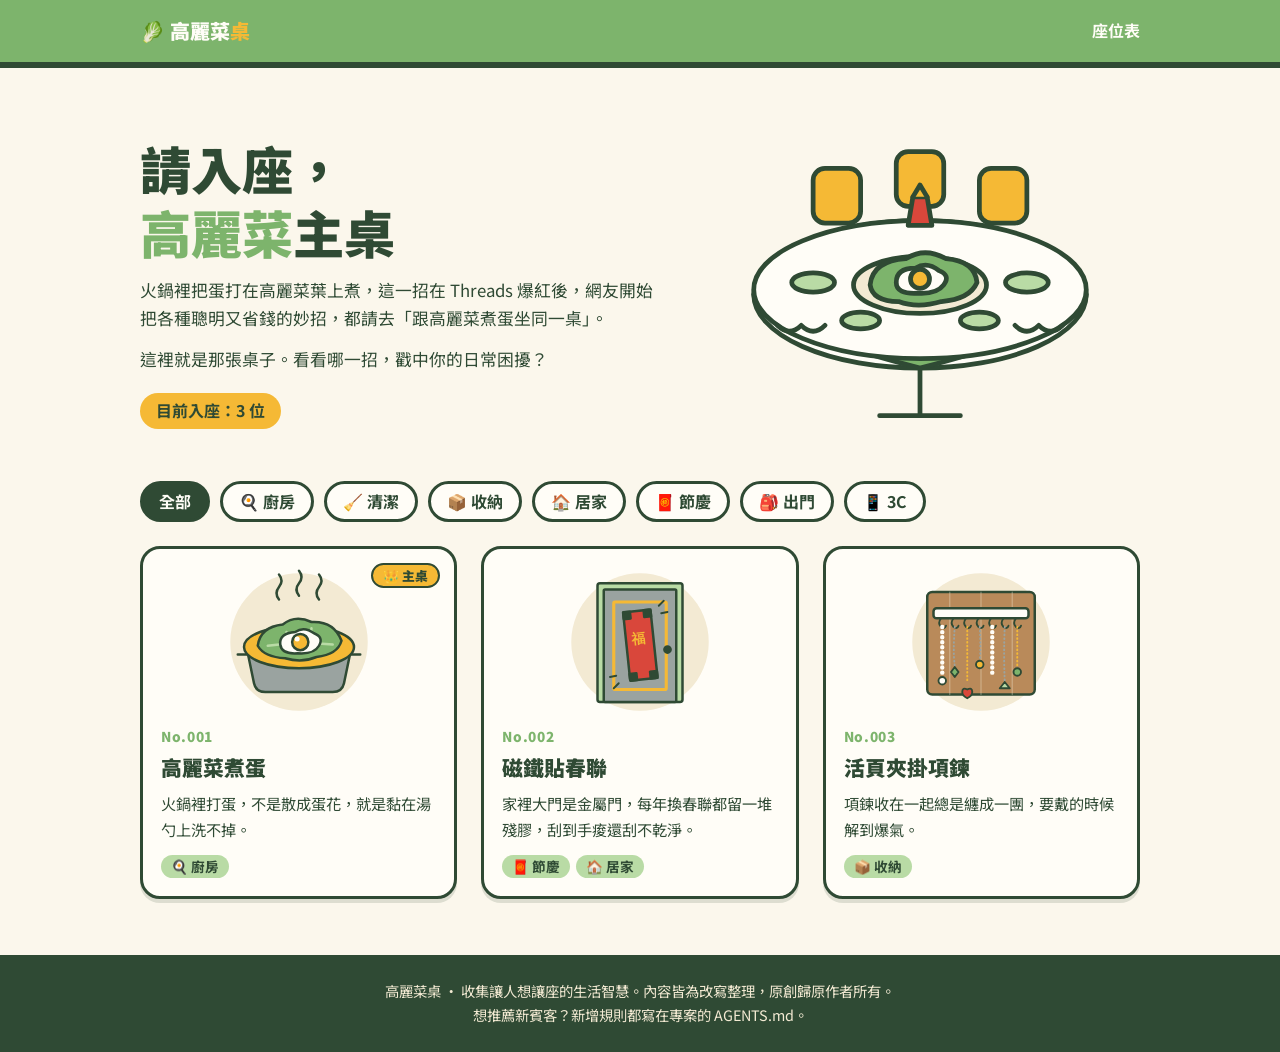
<file: index.html>
<!DOCTYPE html>
<html lang="zh-Hant">
<head>
  <meta charset="UTF-8">
  <meta name="viewport" content="width=device-width, initial-scale=1">
  <title>高麗菜桌｜讓人想讓座的生活智慧</title>
  <meta name="description" content="收集 Threads 上爆紅、可以去坐「高麗菜煮蛋那桌」的生活妙招。">
  <link rel="preconnect" href="https://fonts.googleapis.com">
  <link href="https://fonts.googleapis.com/css2?family=Noto+Sans+TC:wght@400;700;900&display=swap" rel="stylesheet">
  <link rel="stylesheet" href="assets/style.css">
</head>
<body>
  <header class="site-header">
    <div class="wrap">
      <a class="logo" href="index.html">🥬 高麗菜<span>桌</span></a>
      <nav><a href="#seats">座位表</a></nav>
    </div>
  </header>

  <div class="wrap">
    <section class="hero">
      <div>
        <h1>請入座，<br><em>高麗菜</em>主桌</h1>
        <p>火鍋裡把蛋打在高麗菜葉上煮，這一招在 Threads 爆紅後，網友開始把各種聰明又省錢的妙招，都請去「跟高麗菜煮蛋坐同一桌」。</p>
        <p>這裡就是那張桌子。看看哪一招，戳中你的日常困擾？</p>
        <span class="count">目前入座：<span id="guest-count">0</span> 位</span>
      </div>
      <img src="assets/img/table-hero.svg" alt="高麗菜主桌插畫">
    </section>

    <!-- 標籤篩選：data-filter 值需對應 AGENTS.md 第 6 節 -->
    <nav class="filters" aria-label="分類篩選">
      <button class="active" data-filter="all">全部</button>
      <button data-filter="kitchen">🍳 廚房</button>
      <button data-filter="cleaning">🧹 清潔</button>
      <button data-filter="storage">📦 收納</button>
      <button data-filter="home">🏠 居家</button>
      <button data-filter="festival">🧧 節慶</button>
      <button data-filter="outdoor">🎒 出門</button>
      <button data-filter="tech">📱 3C</button>
    </nav>

    <!-- 座位表：新增賓客時，在最後面複製一張 seat-card -->
    <main class="seats" id="seats">

      <article class="seat-card" data-tags="kitchen">
        <span class="badge-main">👑 主桌</span>
        <a href="guests/001-cabbage-egg.html">
          <img src="assets/img/001-cabbage-egg.svg" alt="">
          <div class="seat-no">No.001</div>
          <h2>高麗菜煮蛋</h2>
          <p>火鍋裡打蛋，不是散成蛋花，就是黏在湯勺上洗不掉。</p>
          <ul class="tags"><li>🍳 廚房</li></ul>
        </a>
      </article>

      <article class="seat-card" data-tags="festival home">
        <a href="guests/002-magnet-couplets.html">
          <img src="assets/img/002-magnet-couplets.svg" alt="">
          <div class="seat-no">No.002</div>
          <h2>磁鐵貼春聯</h2>
          <p>家裡大門是金屬門，每年換春聯都留一堆殘膠，刮到手痠還刮不乾淨。</p>
          <ul class="tags"><li>🧧 節慶</li><li>🏠 居家</li></ul>
        </a>
      </article>

      <article class="seat-card" data-tags="storage">
        <a href="guests/003-binder-ring-necklace.html">
          <img src="assets/img/003-binder-ring-necklace.svg" alt="">
          <div class="seat-no">No.003</div>
          <h2>活頁夾掛項鍊</h2>
          <p>項鍊收在一起總是纏成一團，要戴的時候解到爆氣。</p>
          <ul class="tags"><li>📦 收納</li></ul>
        </a>
      </article>

    </main>
  </div>

  <footer class="site-footer">
    高麗菜桌 · 收集讓人想讓座的生活智慧。內容皆為改寫整理，原創歸原作者所有。<br>
    想推薦新賓客？新增規則都寫在專案的 AGENTS.md。
  </footer>

  <script>
    // 自動計算入座人數 + 標籤篩選
    const cards = document.querySelectorAll('.seat-card');
    document.getElementById('guest-count').textContent = cards.length;

    document.querySelectorAll('.filters button').forEach(btn => {
      btn.addEventListener('click', () => {
        document.querySelectorAll('.filters button').forEach(b => b.classList.remove('active'));
        btn.classList.add('active');
        const f = btn.dataset.filter;
        cards.forEach(card => {
          const tags = card.dataset.tags.split(' ');
          card.classList.toggle('hidden', f !== 'all' && !tags.includes(f));
        });
      });
    });
  </script>
</body>
</html>
</file>
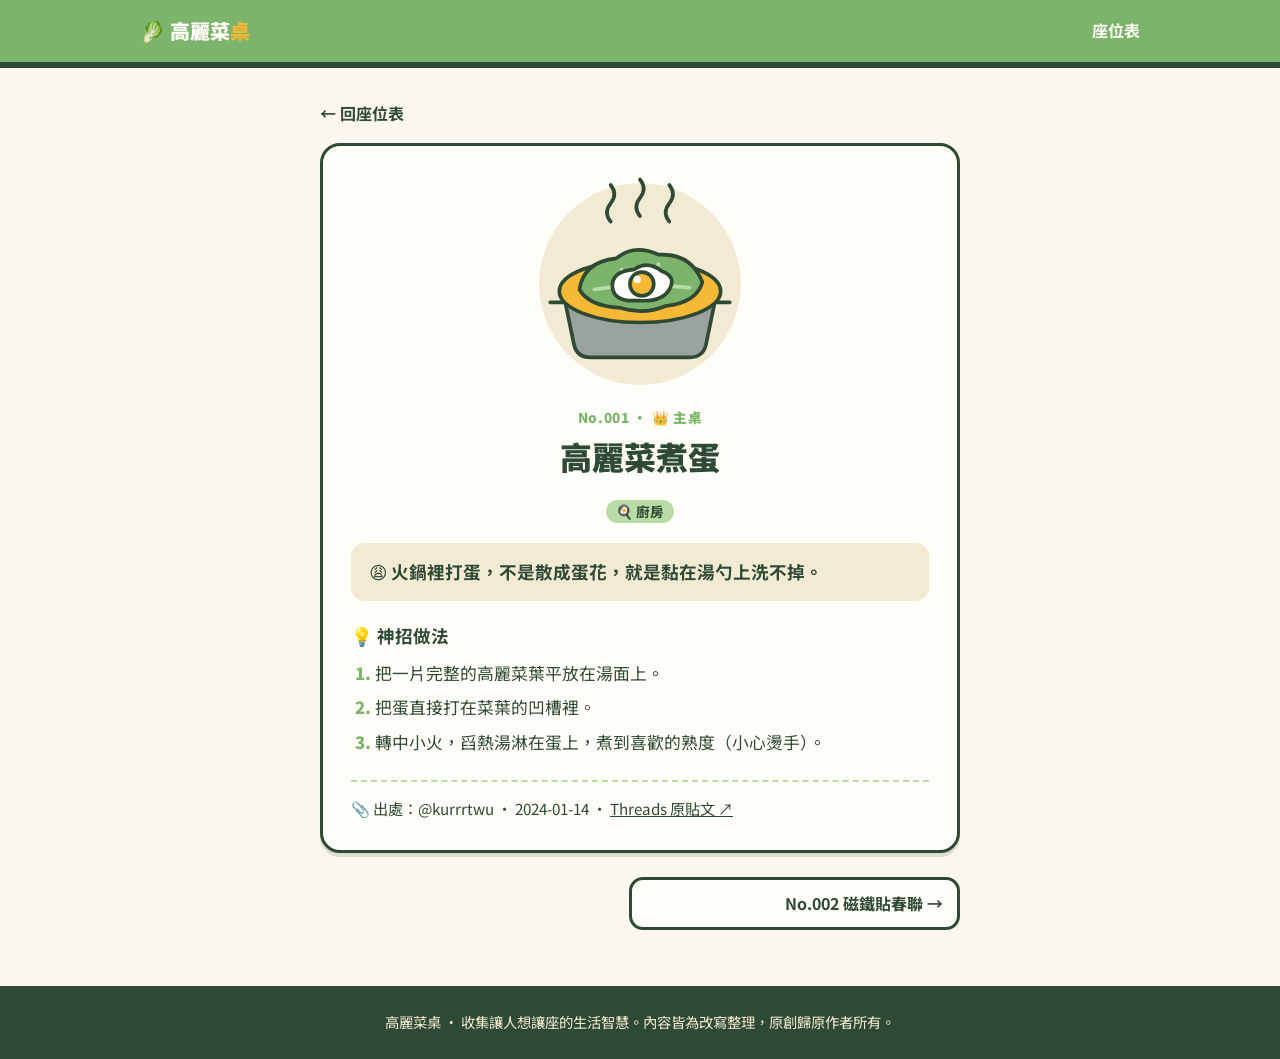
<file: guests/001-cabbage-egg.html>
<!DOCTYPE html>
<html lang="zh-Hant">
<head>
  <meta charset="UTF-8">
  <meta name="viewport" content="width=device-width, initial-scale=1">
  <title>No.001 高麗菜煮蛋｜高麗菜桌</title>
  <link rel="preconnect" href="https://fonts.googleapis.com">
  <link href="https://fonts.googleapis.com/css2?family=Noto+Sans+TC:wght@400;700;900&display=swap" rel="stylesheet">
  <link rel="stylesheet" href="../assets/style.css">
</head>
<body>
  <header class="site-header">
    <div class="wrap">
      <a class="logo" href="../index.html">🥬 高麗菜<span>桌</span></a>
      <nav><a href="../index.html">座位表</a></nav>
    </div>
  </header>

  <main class="guest">
    <a class="back" href="../index.html">← 回座位表</a>
    <article class="guest-card">
      <img src="../assets/img/001-cabbage-egg.svg" alt="高麗菜煮蛋插畫">
      <div class="seat-no">No.001 · 👑 主桌</div>
      <h1>高麗菜煮蛋</h1>
      <ul class="tags">
        <li>🍳 廚房</li>
      </ul>

      <p class="pain">火鍋裡打蛋，不是散成蛋花，就是黏在湯勺上洗不掉。</p>

      <h2>💡 神招做法</h2>
      <ol class="steps">
        <li>把一片完整的高麗菜葉平放在湯面上。</li>
        <li>把蛋直接打在菜葉的凹槽裡。</li>
        <li>轉中小火，舀熱湯淋在蛋上，煮到喜歡的熟度（小心燙手）。</li>
      </ol>

      <p class="source">📎 出處：@kurrrtwu · 2024-01-14 · <a href="https://www.threads.com/share/_jrdn31hl" target="_blank" rel="noopener">Threads 原貼文 ↗</a></p>
    </article>

    <nav class="pager">
      <span class="empty"></span>
      <a href="002-magnet-couplets.html">No.002 磁鐵貼春聯 →</a>
    </nav>
  </main>

  <footer class="site-footer">
    高麗菜桌 · 收集讓人想讓座的生活智慧。內容皆為改寫整理，原創歸原作者所有。
  </footer>
</body>
</html>
</file>
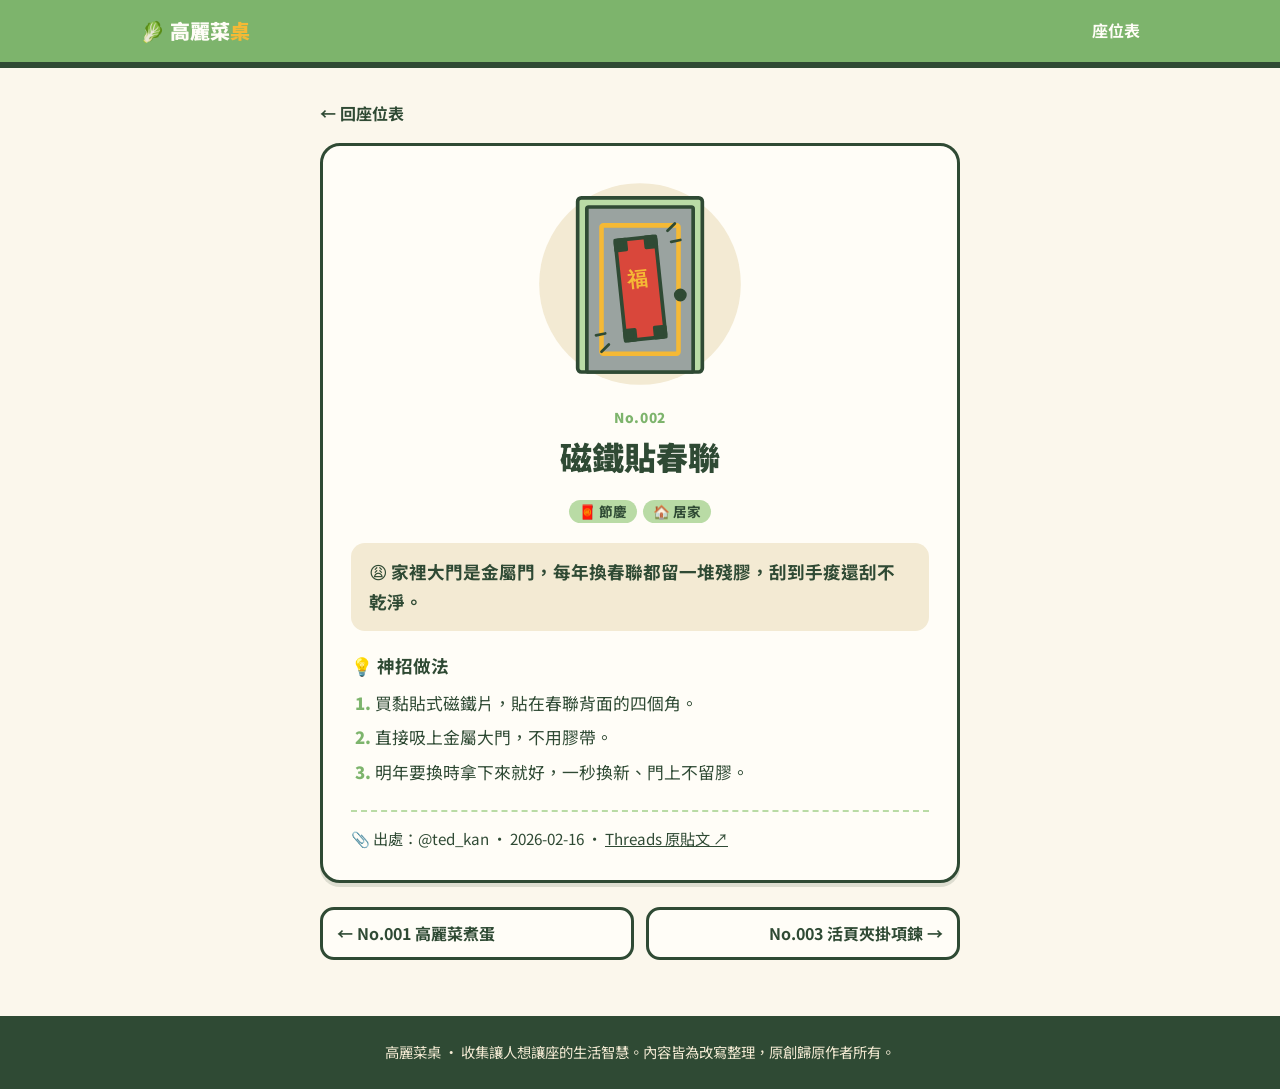
<file: guests/002-magnet-couplets.html>
<!DOCTYPE html>
<html lang="zh-Hant">
<head>
  <meta charset="UTF-8">
  <meta name="viewport" content="width=device-width, initial-scale=1">
  <title>No.002 磁鐵貼春聯｜高麗菜桌</title>
  <link rel="preconnect" href="https://fonts.googleapis.com">
  <link href="https://fonts.googleapis.com/css2?family=Noto+Sans+TC:wght@400;700;900&display=swap" rel="stylesheet">
  <link rel="stylesheet" href="../assets/style.css">
</head>
<body>
  <header class="site-header">
    <div class="wrap">
      <a class="logo" href="../index.html">🥬 高麗菜<span>桌</span></a>
      <nav><a href="../index.html">座位表</a></nav>
    </div>
  </header>

  <main class="guest">
    <a class="back" href="../index.html">← 回座位表</a>
    <article class="guest-card">
      <img src="../assets/img/002-magnet-couplets.svg" alt="磁鐵貼春聯插畫">
      <div class="seat-no">No.002</div>
      <h1>磁鐵貼春聯</h1>
      <ul class="tags">
        <li>🧧 節慶</li>
        <li>🏠 居家</li>
      </ul>

      <p class="pain">家裡大門是金屬門，每年換春聯都留一堆殘膠，刮到手痠還刮不乾淨。</p>

      <h2>💡 神招做法</h2>
      <ol class="steps">
        <li>買黏貼式磁鐵片，貼在春聯背面的四個角。</li>
        <li>直接吸上金屬大門，不用膠帶。</li>
        <li>明年要換時拿下來就好，一秒換新、門上不留膠。</li>
      </ol>

      <p class="source">📎 出處：@ted_kan · 2026-02-16 · <a href="https://www.threads.com/share/BAZXiK0Mqg" target="_blank" rel="noopener">Threads 原貼文 ↗</a></p>
    </article>

    <nav class="pager">
      <a href="001-cabbage-egg.html">← No.001 高麗菜煮蛋</a>
      <a href="003-binder-ring-necklace.html">No.003 活頁夾掛項鍊 →</a>
    </nav>
  </main>

  <footer class="site-footer">
    高麗菜桌 · 收集讓人想讓座的生活智慧。內容皆為改寫整理，原創歸原作者所有。
  </footer>
</body>
</html>
</file>
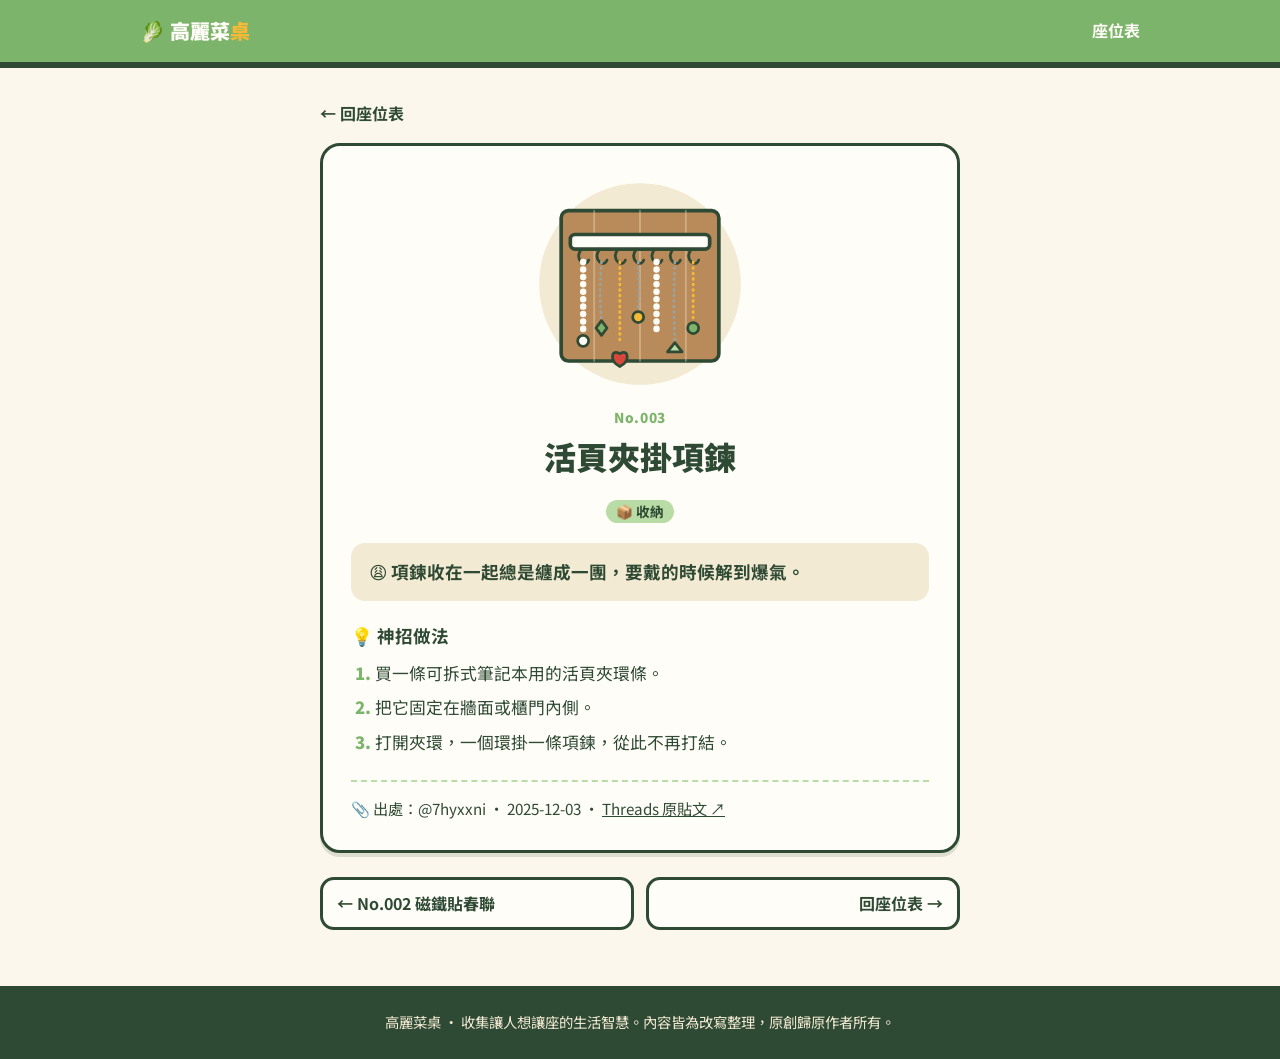
<file: guests/003-binder-ring-necklace.html>
<!DOCTYPE html>
<html lang="zh-Hant">
<head>
  <meta charset="UTF-8">
  <meta name="viewport" content="width=device-width, initial-scale=1">
  <title>No.003 活頁夾掛項鍊｜高麗菜桌</title>
  <link rel="preconnect" href="https://fonts.googleapis.com">
  <link href="https://fonts.googleapis.com/css2?family=Noto+Sans+TC:wght@400;700;900&display=swap" rel="stylesheet">
  <link rel="stylesheet" href="../assets/style.css">
</head>
<body>
  <header class="site-header">
    <div class="wrap">
      <a class="logo" href="../index.html">🥬 高麗菜<span>桌</span></a>
      <nav><a href="../index.html">座位表</a></nav>
    </div>
  </header>

  <main class="guest">
    <a class="back" href="../index.html">← 回座位表</a>
    <article class="guest-card">
      <img src="../assets/img/003-binder-ring-necklace.svg" alt="活頁夾掛項鍊插畫">
      <div class="seat-no">No.003</div>
      <h1>活頁夾掛項鍊</h1>
      <ul class="tags">
        <li>📦 收納</li>
      </ul>

      <p class="pain">項鍊收在一起總是纏成一團，要戴的時候解到爆氣。</p>

      <h2>💡 神招做法</h2>
      <ol class="steps">
        <li>買一條可拆式筆記本用的活頁夾環條。</li>
        <li>把它固定在牆面或櫃門內側。</li>
        <li>打開夾環，一個環掛一條項鍊，從此不再打結。</li>
      </ol>

      <p class="source">📎 出處：@7hyxxni · 2025-12-03 · <a href="https://www.threads.com/share/BASXFsfCXo" target="_blank" rel="noopener">Threads 原貼文 ↗</a></p>
    </article>

    <nav class="pager">
      <a href="002-magnet-couplets.html">← No.002 磁鐵貼春聯</a>
      <a href="../index.html">回座位表 →</a>
    </nav>
  </main>

  <footer class="site-footer">
    高麗菜桌 · 收集讓人想讓座的生活智慧。內容皆為改寫整理，原創歸原作者所有。
  </footer>
</body>
</html>
</file>
<file: assets/style.css>
/* ===== 高麗菜桌 Cabbage Table — 全站唯一樣式表 ===== */

:root {
  --green: #7DB46C;
  --green-light: #B9DBA5;
  --green-dark: #2F4A34;
  --yolk: #F5B935;
  --white: #FFFDF7;
  --cream: #F3EAD3;
  --bg: #FBF7EC;
  --red: #D9473B;
  --radius: 20px;
  --shadow: 0 4px 0 rgba(47, 74, 52, .15);
}

* { box-sizing: border-box; }

body {
  margin: 0;
  font-family: "Noto Sans TC", system-ui, sans-serif;
  background: var(--bg);
  color: var(--green-dark);
  line-height: 1.7;
}

a { color: var(--green-dark); }
img { max-width: 100%; display: block; }

.wrap { max-width: 1040px; margin: 0 auto; padding: 0 20px; }

/* ---------- 頁首 ---------- */
.site-header {
  background: var(--green);
  border-bottom: 6px solid var(--green-dark);
}
.site-header .wrap {
  display: flex; align-items: center; justify-content: space-between;
  padding-top: 14px; padding-bottom: 14px;
}
.logo {
  font-weight: 900; font-size: 1.25rem; text-decoration: none;
  color: var(--white);
}
.logo span { color: var(--yolk); }
.site-header nav a {
  color: var(--white); text-decoration: none; font-weight: 700;
}

/* ---------- 首頁主視覺 ---------- */
.hero {
  display: grid; grid-template-columns: 1.2fr 1fr; gap: 32px;
  align-items: center; padding: 48px 0 24px;
}
.hero h1 { font-size: clamp(2rem, 5vw, 3.2rem); line-height: 1.25; margin: 0 0 12px; font-weight: 900; }
.hero h1 em { font-style: normal; color: var(--green); }
.hero p { margin: 0 0 12px; font-size: 1.05rem; }
.hero .count {
  display: inline-block; background: var(--yolk); border-radius: 999px;
  padding: 4px 16px; font-weight: 700; margin-top: 8px;
}
.hero img { width: 100%; max-width: 380px; margin: 0 auto; }

/* ---------- 標籤篩選 ---------- */
.filters { display: flex; flex-wrap: wrap; gap: 10px; padding: 8px 0 24px; }
.filters button {
  font: inherit; font-weight: 700; cursor: pointer;
  border: 3px solid var(--green-dark); background: var(--white);
  color: var(--green-dark); border-radius: 999px; padding: 4px 16px;
}
.filters button.active { background: var(--green-dark); color: var(--white); }

/* ---------- 座位表卡片 ---------- */
.seats {
  display: grid; gap: 24px; padding-bottom: 56px;
  grid-template-columns: repeat(auto-fill, minmax(260px, 1fr));
}
.seat-card {
  position: relative; background: var(--white);
  border: 3px solid var(--green-dark); border-radius: var(--radius);
  box-shadow: var(--shadow); overflow: hidden;
  transition: transform .15s ease;
}
.seat-card:hover { transform: translateY(-4px); }
.seat-card.hidden { display: none; }
.seat-card a { text-decoration: none; display: block; padding: 18px; height: 100%; }
.seat-card img { width: 150px; margin: 0 auto 8px; }
.seat-no { font-weight: 900; font-size: .85rem; color: var(--green); letter-spacing: .05em; }
.seat-card h2 { margin: 2px 0 6px; font-size: 1.3rem; font-weight: 900; }
.seat-card p { margin: 0 0 12px; font-size: .95rem; }
.badge-main {
  position: absolute; top: 14px; right: 14px;
  background: var(--yolk); border: 2px solid var(--green-dark);
  border-radius: 999px; padding: 0 10px; font-size: .8rem; font-weight: 900;
}

/* ---------- 標籤 ---------- */
.tags { display: flex; flex-wrap: wrap; gap: 6px; list-style: none; padding: 0; margin: 0; }
.tags li {
  background: var(--green-light); border-radius: 999px;
  padding: 0 10px; font-size: .85rem; font-weight: 700;
}

/* ---------- 賓客內頁 ---------- */
.guest { max-width: 680px; margin: 0 auto; padding: 32px 20px 56px; }
.back { display: inline-block; margin-bottom: 16px; font-weight: 700; text-decoration: none; }
.guest-card {
  background: var(--white); border: 3px solid var(--green-dark);
  border-radius: var(--radius); box-shadow: var(--shadow); padding: 28px;
}
.guest-card img { width: 220px; margin: 0 auto 12px; }
.guest-card h1 { margin: 0 0 16px; font-size: 2rem; font-weight: 900; text-align: center; }
.guest-card .seat-no { text-align: center; }
.guest-card .tags { justify-content: center; margin-bottom: 20px; }

.pain {
  background: var(--cream); border-radius: 14px; padding: 14px 18px;
  font-size: 1.1rem; font-weight: 700; margin: 0 0 20px;
}
.pain::before { content: "😩 "; }

.guest-card h2 { font-size: 1.1rem; margin: 0 0 8px; }
.steps { margin: 0 0 24px; padding-left: 1.4em; font-size: 1.05rem; }
.steps li { margin-bottom: 6px; }
.steps li::marker { color: var(--green); font-weight: 900; }

.source { font-size: .95rem; border-top: 2px dashed var(--green-light); padding-top: 14px; margin: 0; }

.pager { display: flex; justify-content: space-between; gap: 12px; margin-top: 24px; }
.pager a {
  flex: 1; text-decoration: none; font-weight: 700; padding: 10px 14px;
  border: 3px solid var(--green-dark); border-radius: 14px; background: var(--white);
}
.pager a:last-child { text-align: right; }
.pager .empty { flex: 1; }

/* ---------- 頁尾 ---------- */
.site-footer {
  background: var(--green-dark); color: var(--cream);
  text-align: center; padding: 24px 20px; font-size: .9rem;
}
.site-footer a { color: var(--yolk); }

/* ---------- 手機 ---------- */
@media (max-width: 720px) {
  .hero { grid-template-columns: 1fr; padding-top: 28px; text-align: center; }
  .hero img { max-width: 260px; grid-row: 1; }
  .filters { justify-content: center; }
  .guest-card { padding: 20px; }
}
</file>
